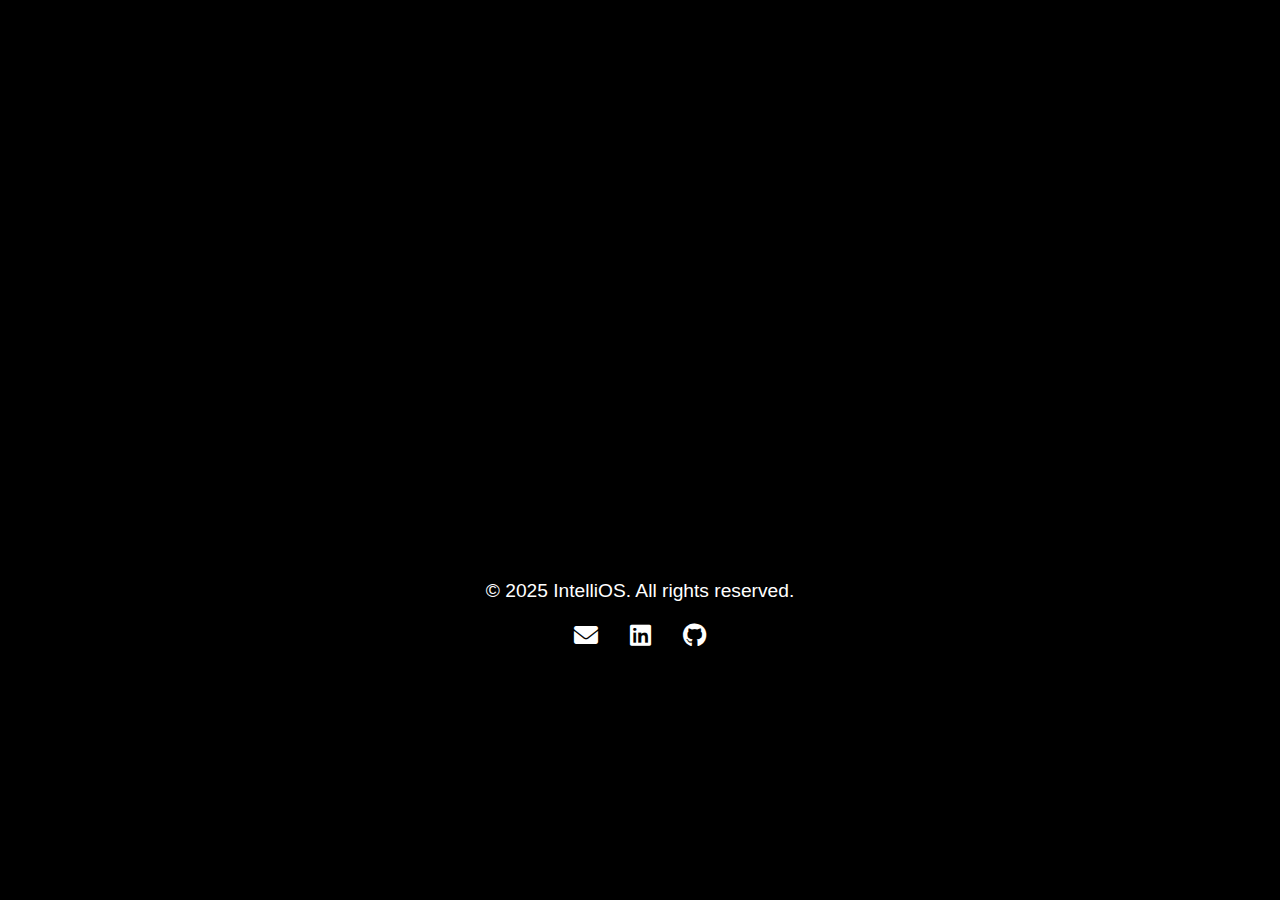
<file: About.html>
<!DOCTYPE html>
<html lang="en">
<head>
    <meta charset="UTF-8">
    <meta name="viewport" content="width=device-width, initial-scale=1.0">
    <title>About IntelliOS</title>
    <link rel="stylesheet" href="https://cdnjs.cloudflare.com/ajax/libs/font-awesome/6.0.0/css/all.min.css">
    <style>
        body {
            margin: 0;
            font-family: Arial, sans-serif;
            background-color: #000; /* Black background */
            color: #fff; /* White text */
            display: flex;
            flex-direction: column;
            justify-content: center;
            align-items: center;
            height: 100vh;
        }

        .about-container {
            max-width: 800px;
            padding: 20px;
            text-align: center;
            border: 1px solid #fff;
            border-radius: 10px;
            background: rgba(255, 255, 255, 0.1); /* Slightly transparent black background for effect */
            box-shadow: 0 0 10px rgba(255, 255, 255, 0.2);
        }

        h1 {
            font-size: 2.5rem;
            margin-bottom: 20px;
            text-transform: uppercase;
            letter-spacing: 2px;
        }

        p {
            font-size: 1.2rem;
            line-height: 1.6;
        }

        footer {
    background: rgba(0, 0, 0, 0.8);
    color: #fff;
    text-align: center;
    padding: 1.5rem 0;
}

footer p {
    margin-bottom: 1rem;
}

footer .social-icons {
    display: flex;
    justify-content: center;
}

footer .social-icons a {
    color: #fff;
    margin: 0 1rem;
    font-size: 1.5rem;
    transition: color 0.3s ease;
}

footer .social-icons a:hover {
    color: #00bcd4;
}
    .social-links a {
        margin: 0 15px; /* Adds 15px margin on the left and right of each icon */
    }

    .about-container {
    opacity: 0;
    transform: scale(0.5);
    animation: enlargeBox 2s forwards ease-in-out;
}

@keyframes enlargeBox {
    0% {
        opacity: 0;
        transform: scale(0.5);
    }
    100% {
        opacity: 1;
        transform: scale(1);
    }
}

    </style>
</head>
<body>
    <div class="about-container">
        <h1>About IntelliOS</h1>
        <p>
            Welcome to Intellios! Our mission is to make the concept of AI-powered operating systems accessible and understandable to everyone. An AI-powered OS goes beyond traditional systems by integrating artificial intelligence to enhance the way your device works. By learning from your behavior and preferences, these operating systems become smarter, more efficient, and more responsive over time.
        </p>
      
    </div>
    <footer id="contact">
        <p style="color: white;">&copy; 2025 IntelliOS. All rights reserved.</p>
        <div class="social-icons">
            <a href="mailto:ardrasnair2028@mca.ajce.in" target="_blank"><i class="fas fa-envelope"></i></a>
            <a href="https://www.linkedin.com/in/ardra-s-nair-175840278/" target="_blank"><i class="fab fa-linkedin"></i></a>
            <a href="https://github.com/Ardra1872" target="_blank"><i class="fab fa-github"></i></a>
        </div>
    </footer>
</body>
</html>
</file>
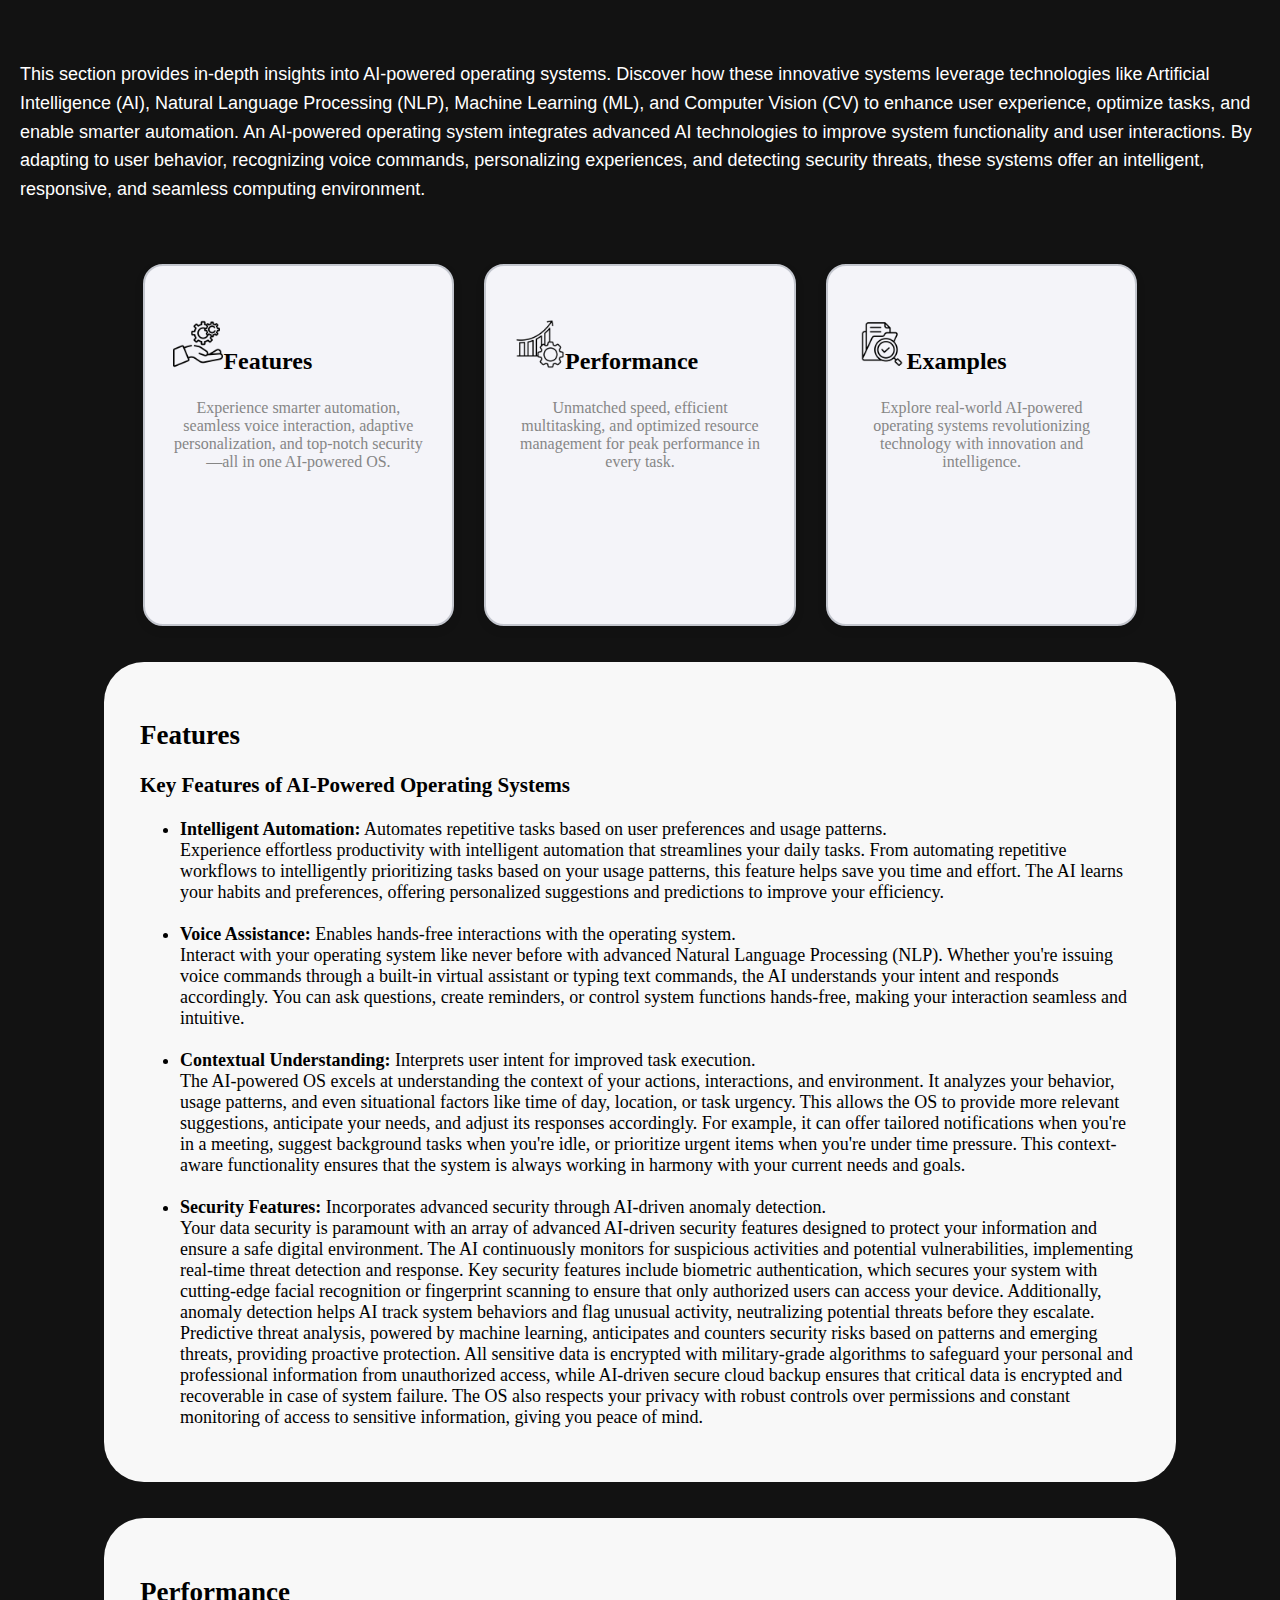
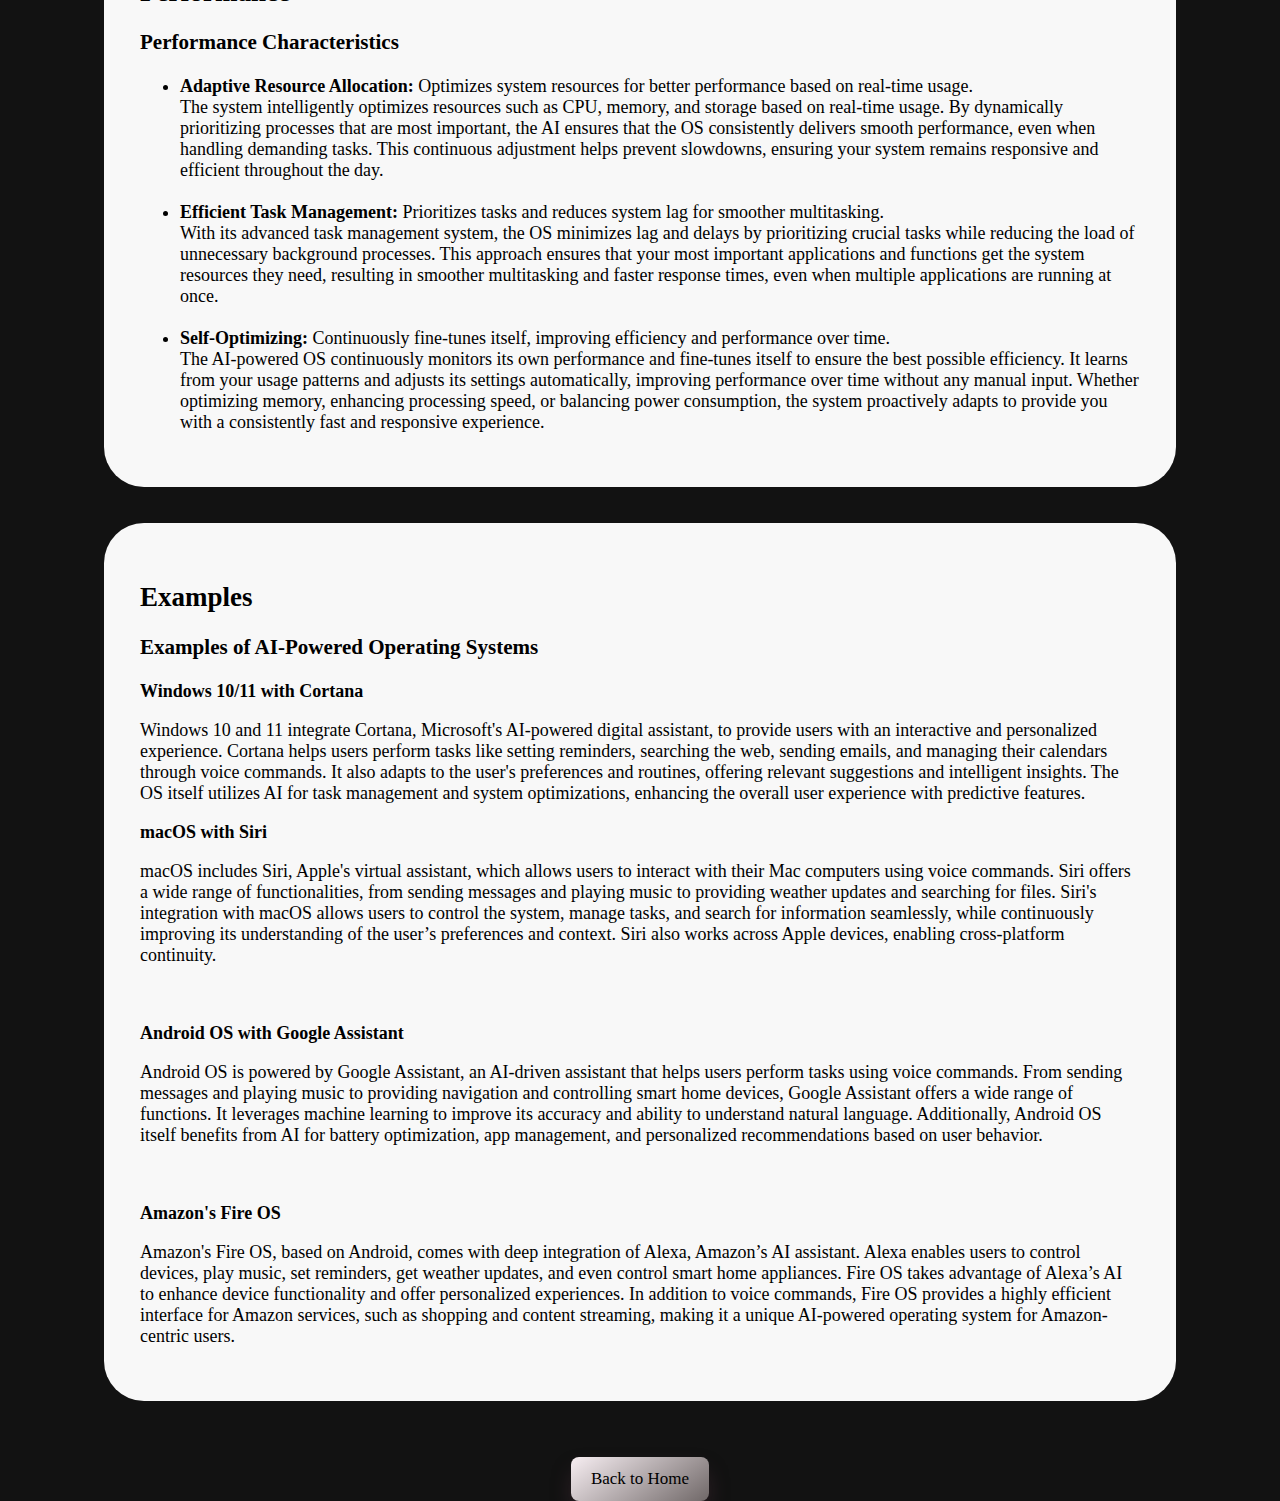
<file: Learn.html>
<!DOCTYPE html>
<html lang="en">
<head>
    <meta charset="UTF-8">
    <meta name="viewport" content="width=device-width, initial-scale=1.0">
    <title>Learn</title>
    <style>
        body {
            background-color: #121212;
            margin: 0;
            padding: 0;
        }

        .get-started-btn {
            display: inline-block;
            font-family: inherit;
            font-weight: 500;
            font-size: 17px;
            padding: 12px 20px;
            color:#000 !important;
            background: linear-gradient(144deg, #f7eef2, #706868);
            border: none;
            box-shadow: 0 0.7em 1.5em -0.5em rgba(163, 92, 122, 0.5);
            border-radius: 8px;
            cursor: pointer;
            transition: all 0.2s;
            text-decoration: none;
            margin-top: 20px;
            text-align: center;
        }

        .get-started-btn:hover {
            box-shadow: 0 0.5em 1.5em -0.5em #C890A7;
            border-top-left-radius: 40px;
            border-bottom-right-radius: 40px;
        }

        .get-started-btn:active {
            box-shadow: 0 0.3em 1em -0.5em #FBF5E5;
        }

        .card-container {
            display: flex;
            gap: 30px;
            justify-content: center;
            flex-wrap: wrap;
            margin-top: 50px;
        }

        .card {
            width: 250px;
            height: 300px;
            border-radius: 20px;
            background: #F4F4F9;
            position: relative;
            padding: 1.8rem;
            border: 2px solid #c3c6ce;
            box-shadow: 0 4px 10px rgba(0, 0, 0, 0.1);
            transition: 0.3s ease-out;
            text-align: center;
            display: flex;
            flex-direction: column;
            justify-content: space-between;
        }

        .card:hover {
            box-shadow: 0 8px 15px rgba(0, 0, 0, 0.2);
            transform: translateY(-5px);
        }

        .card-details {
            flex-grow: 1;
        }

        .card-button {
            transform: translate(-50%, 125%);
            width: 60%;
            border-radius: 1rem;
            border: none;
            background-color: #008bf8;
            color: #fff;
            font-size: 1rem;
            padding: .5rem 1rem;
            position: absolute;
            left: 50%;
            bottom: 0;
            opacity: 0;
            transition: 0.3s ease-out;
            text-decoration: none;
        }

        .card:hover .card-button {
            opacity: 1;
            transform: translate(-50%, 50%);
        }

        #intro {
            line-height: 1.6;
            margin-top: 50px;
            padding: 10px;
            width: 100%;
           margin-left: 10px;
           margin-right: 10px;
            font-family: 'Arial', sans-serif;
            font-size: 18px;
            color: white;
            /* text-align: center; */
          
        }

        section {
            padding: 2em;
            margin: 2em 0;
            background-color:#F8F8F8;
            border-radius: 40px;
            /* box-shadow: 0 4px 8px rgba(224, 219, 219, 0.966); */
            width: 100%;
            max-width: 1000px;
            margin: 2em auto;
            font-size: 18px;
           
        }

        .text-title {
            font-size: 1.5em;
            font-weight: bold;
            text-align: justify;
        }

        .text-body {
            color: rgb(134, 134, 134);
        }

        .text-body p {
            margin-bottom: 1em;
        }

        .button-container {
            text-align: center;
            margin-top: 20px;
        }

        .button-container a {
            padding: 12px 20px;
            background-color: #008bf8;
            color: white;
            text-decoration: none;
            border-radius: 8px;
            transition: all 0.2s;
        }

        .button-container a:hover {
            background-color: #005bb5;
        }
    </style>
</head>
<body>
    <p id="intro">
        This section provides in-depth insights into AI-powered operating systems. Discover how these innovative systems leverage technologies like Artificial Intelligence (AI), Natural Language Processing (NLP), Machine Learning (ML), and Computer Vision (CV) to enhance user experience, optimize tasks, and enable smarter automation.
       
        An AI-powered operating system integrates advanced AI technologies to improve system functionality and user interactions. By adapting to user behavior, recognizing voice commands, personalizing experiences, and detecting security threats, these systems offer an intelligent, responsive, and seamless computing environment.
    </p>

    <div class="card-container">
        <div class="card">
            <div class="card-details">
                <p class="text-title"><img src="Features.png"width="50">Features</p>
                <p class="text-body">Experience smarter automation, seamless voice interaction, adaptive personalization, and top-notch security—all in one AI-powered OS.</p>
            </div>
            <a href="#features" class="card-button">More info</a>
        </div>

        <div class="card">
            <div class="card-details">
                <p class="text-title"><img src="perfomance.png"width="50">Performance</p>
                <p class="text-body">Unmatched speed, efficient multitasking, and optimized resource management for peak performance in every task.</p>
            </div>
            <a href="#performance" class="card-button">More info</a>
        </div>

        <div class="card">
            <div class="card-details">
                <p class="text-title"><img src="examples.png"width="50">Examples</p>
                <p class="text-body">Explore real-world AI-powered operating systems revolutionizing technology with innovation and intelligence.</p>
            </div>
            <a href="#examples" class="card-button">More info</a>
        </div>
    </div>

    <section id="features">
        <h2>Features</h2>
        <h3>Key Features of AI-Powered Operating Systems</h3>
        <ul>
            <li><strong>Intelligent Automation:</strong> Automates repetitive tasks based on user preferences and usage patterns.<br>
              Experience effortless productivity with intelligent automation that streamlines your daily tasks. From automating repetitive workflows to intelligently prioritizing tasks based on your usage patterns, this feature helps save you time and effort. The AI learns your habits and preferences, offering personalized suggestions and predictions to improve your efficiency.</li><br>
            <li><strong>Voice Assistance:</strong> Enables hands-free interactions with the operating system.<br>
              Interact with your operating system like never before with advanced Natural Language Processing (NLP). Whether you're issuing voice commands through a built-in virtual assistant or typing text commands, the AI understands your intent and responds accordingly. You can ask questions, create reminders, or control system functions hands-free, making your interaction seamless and intuitive.</li><br>
            <li><strong>Contextual Understanding:</strong> Interprets user intent for improved task execution.<br>
              The AI-powered OS excels at understanding the context of your actions, interactions, and environment. It analyzes your behavior, usage patterns, and even situational factors like time of day, location, or task urgency. This allows the OS to provide more relevant suggestions, anticipate your needs, and adjust its responses accordingly. For example, it can offer tailored notifications when you're in a meeting, suggest background tasks when you're idle, or prioritize urgent items when you're under time pressure. This context-aware functionality ensures that the system is always working in harmony with your current needs and goals.</li>
              <br>
            <li><strong>Security Features:</strong> Incorporates advanced security through AI-driven anomaly detection.<br>
              Your data security is paramount with an array of advanced AI-driven security features designed to protect your information and ensure a safe digital environment. The AI continuously monitors for suspicious activities and potential vulnerabilities, implementing real-time threat detection and response. Key security features include biometric authentication, which secures your system with cutting-edge facial recognition or fingerprint scanning to ensure that only authorized users can access your device. Additionally, anomaly detection helps AI track system behaviors and flag unusual activity, neutralizing potential threats before they escalate. Predictive threat analysis, powered by machine learning, anticipates and counters security risks based on patterns and emerging threats, providing proactive protection. All sensitive data is encrypted with military-grade algorithms to safeguard your personal and professional information from unauthorized access, while AI-driven secure cloud backup ensures that critical data is encrypted and recoverable in case of system failure. The OS also respects your privacy with robust controls over permissions and constant monitoring of access to sensitive information, giving you peace of mind.
              <br>
            </li>
        </ul>
    </section>

    <section id="performance">
        <h2>Performance</h2>
        <h3>Performance Characteristics</h3>
        <ul>
            <li><strong>Adaptive Resource Allocation:</strong> Optimizes system resources for better performance based on real-time usage.<br>
              The system intelligently optimizes resources such as CPU, memory, and storage based on real-time usage. By dynamically prioritizing processes that are most important, the AI ensures that the OS consistently delivers smooth performance, even when handling demanding tasks. This continuous adjustment helps prevent slowdowns, ensuring your system remains responsive and efficient throughout the day.</li><br>
            <li><strong>Efficient Task Management:</strong> Prioritizes tasks and reduces system lag for smoother multitasking.<br>
              With its advanced task management system, the OS minimizes lag and delays by prioritizing crucial tasks while reducing the load of unnecessary background processes. This approach ensures that your most important applications and functions get the system resources they need, resulting in smoother multitasking and faster response times, even when multiple applications are running at once.</li><br>
            <li><strong>Self-Optimizing:</strong> Continuously fine-tunes itself, improving efficiency and performance over time.<br>
              The AI-powered OS continuously monitors its own performance and fine-tunes itself to ensure the best possible efficiency. It learns from your usage patterns and adjusts its settings automatically, improving performance over time without any manual input. Whether optimizing memory, enhancing processing speed, or balancing power consumption, the system proactively adapts to provide you with a consistently fast and responsive experience.</li>
        </ul>
    </section>

    <section id="examples">
        <h2>Examples</h2>
        <h3>Examples of AI-Powered Operating Systems</h3>
        <p><strong>Windows 10/11 with Cortana</strong></p>
        <p>
          Windows 10 and 11 integrate Cortana, Microsoft's AI-powered digital assistant, to provide users with an interactive and personalized experience. Cortana helps users perform tasks like setting reminders, searching the web, sending emails, and managing their calendars through voice commands. It also adapts to the user's preferences and routines, offering relevant suggestions and intelligent insights. The OS itself utilizes AI for task management and system optimizations, enhancing the overall user experience with predictive features.
          <br>

        </p>
        <p><strong>macOS with Siri</strong></p>
        <p>
          macOS includes Siri, Apple's virtual assistant, which allows users to interact with their Mac computers using voice commands. Siri offers a wide range of functionalities, from sending messages and playing music to providing weather updates and searching for files. Siri's integration with macOS allows users to control the system, manage tasks, and search for information seamlessly, while continuously improving its understanding of the user’s preferences and context. Siri also works across Apple devices, enabling cross-platform continuity.
        </p><br>
        <p><strong>Android OS with Google Assistant</strong></p>
        <p>
          Android OS is powered by Google Assistant, an AI-driven assistant that helps users perform tasks using voice commands. From sending messages and playing music to providing navigation and controlling smart home devices, Google Assistant offers a wide range of functions. It leverages machine learning to improve its accuracy and ability to understand natural language. Additionally, Android OS itself benefits from AI for battery optimization, app management, and personalized recommendations based on user behavior.
        </p><br>
        <p><strong>Amazon's Fire OS</strong></p>
        <p>
          Amazon's Fire OS, based on Android, comes with deep integration of Alexa, Amazon’s AI assistant. Alexa enables users to control devices, play music, set reminders, get weather updates, and even control smart home appliances. Fire OS takes advantage of Alexa’s AI to enhance device functionality and offer personalized experiences. In addition to voice commands, Fire OS provides a highly efficient interface for Amazon services, such as shopping and content streaming, making it a unique AI-powered operating system for Amazon-centric users.
          <br>

        </p>
    </section>

    <div class="button-container">
        <a href="index.html" class="get-started-btn">Back to Home</a>
    </div>
</body>
</html>
</file>
